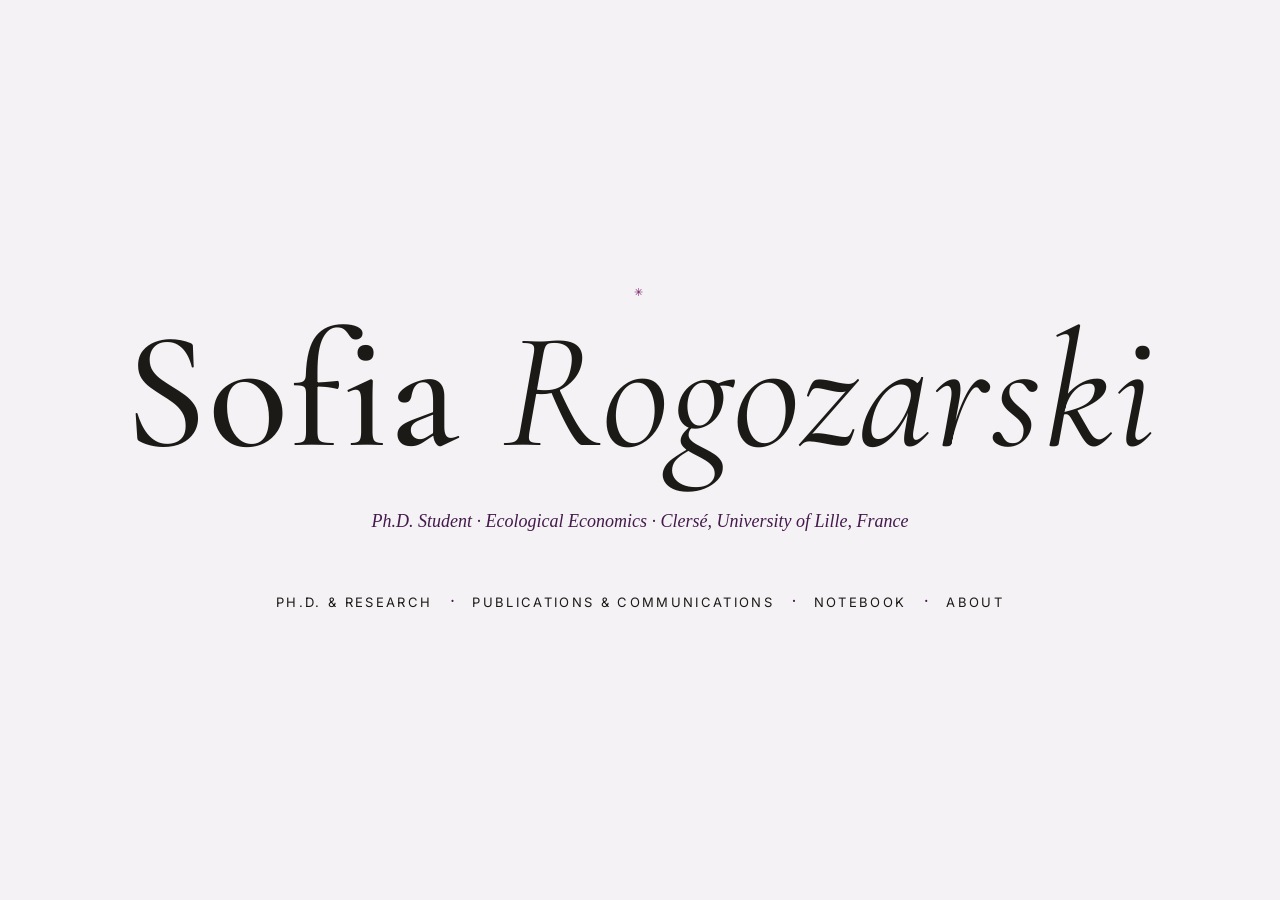
<file: index.html>
<!DOCTYPE html>
<html lang="en">
<head>
  <meta charset="UTF-8">
  <meta name="viewport" content="width=device-width, initial-scale=1.0">
  <title>Home — Sofia Rogozarski</title>
  <meta name="description" content="Personal website — Ph.D., publications and notebook.">
  <!-- Fonts: Cormorant Garamond (headings) + Inter (labels) -->
  <link rel="preconnect" href="https://fonts.googleapis.com">
  <link rel="preconnect" href="https://fonts.gstatic.com" crossorigin>
  <link href="https://fonts.googleapis.com/css2?family=Cormorant+Garamond:ital,wght@0,400;0,500;1,400&family=Inter:wght@400;500&display=swap" rel="stylesheet">
  <link rel="stylesheet" href="css/style.css">
</head>
<body class="accueil">

    <p class="etiquette"> <span class="etoile">✳</span></p>
    <h1 class="nom-geant">Sofia <span class="prenom">Rogozarski</span></h1>
    <p class="sous-titre">Ph.D. Student · Ecological Economics · Clersé, University of Lille, France</p>
  
    <nav aria-label="Main menu">
      <ul class="menu">
        <li><a href="doctorat.html">Ph.D. &amp; Research</a></li>
        <li><a href="publications.html">Publications &amp; Communications</a></li>
        <li><a href="carnet.html">Notebook</a></li>
        <li><a href="apropos.html">About</a></li>
      </ul>
    </nav>

  </body>
</html>
</file>
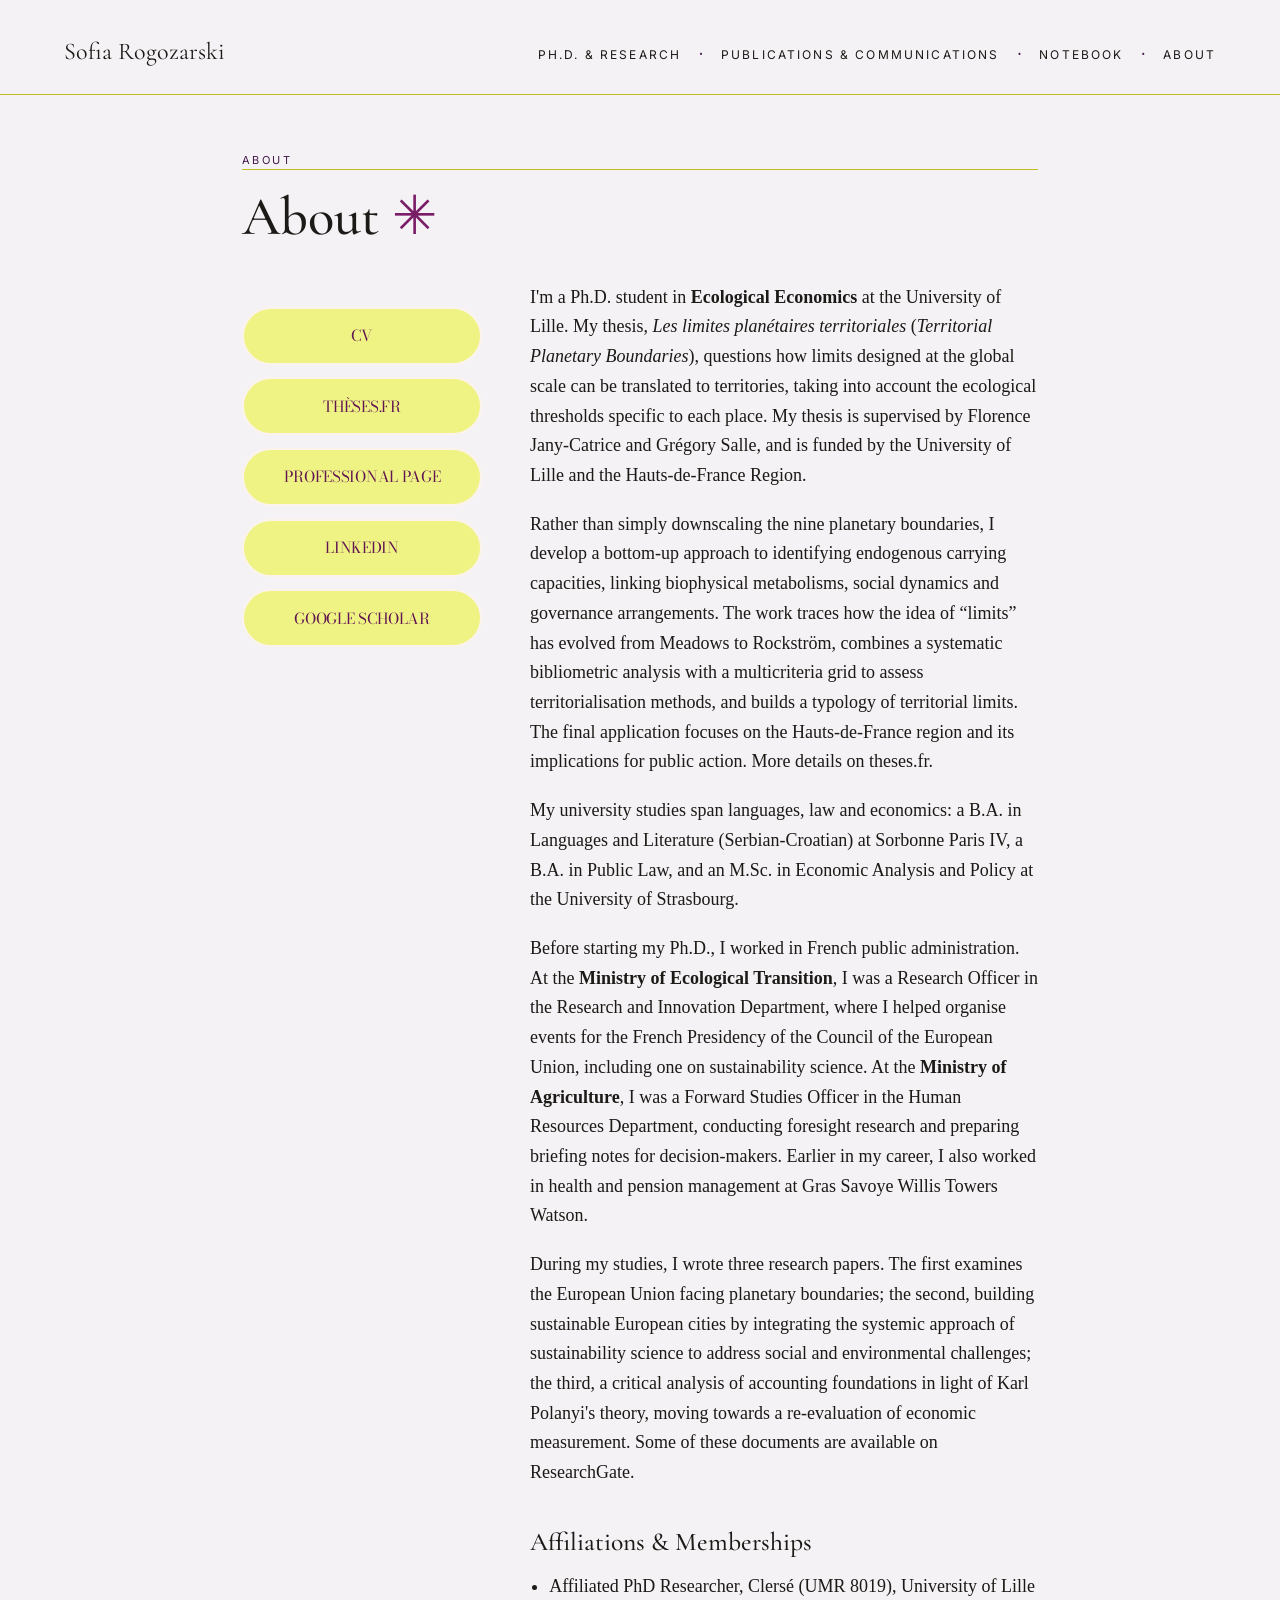
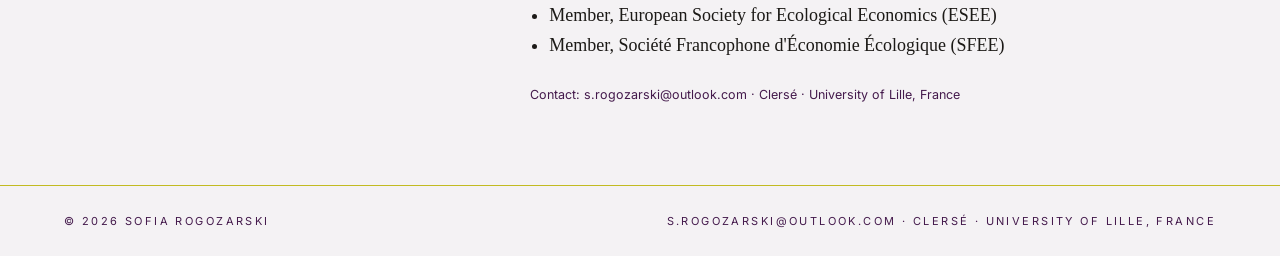
<file: apropos.html>
<!DOCTYPE html>
<html lang="en">
<head>
  <meta charset="UTF-8">
  <meta name="viewport" content="width=device-width, initial-scale=1.0">
  <title>About — Sofia Rogozarski</title>
  <meta name="description" content="Background, portrait, affiliations and contact.">
  <!-- Fonts -->
  <link rel="preconnect" href="https://fonts.googleapis.com">
  <link rel="preconnect" href="https://fonts.gstatic.com" crossorigin>
  <link href="https://fonts.googleapis.com/css2?family=Bodoni+Moda:ital,wght@0,400;1,400&family=Cormorant+Garamond:ital,wght@0,400;0,500;1,400&family=Inter:wght@400;500&display=swap" rel="stylesheet">
  <link rel="stylesheet" href="css/style.css">
</head>

<body>

<header class="entete">
    <a href="index.html" class="signature">Sofia Rogozarski</a>
    <nav aria-label="Main menu">
      <ul class="menu">
        <li><a href="doctorat.html">Ph.D. &amp; Research</a></li>
        <li><a href="publications.html">Publications &amp; Communications</a></li>
        <li><a href="carnet.html" class="actif">Notebook</a></li>
        <li><a href="apropos.html">About</a></li>
      </ul>
    </nav>
  </header>

  <main class="contenu">

    <p class="etiquette">About</p>
    <hr class="filet-titre">
    <h1 class="titre-section">About <span class="etoile">✳</span></h1>

    <div class="apropos-grid">
      <div>
        <div class="boutons-liens">
          <a class="bouton-lien" href="https://drive.google.com/file/d/1zFiGSOEmOwBia9deOhU4l5H5IucBJL9d/view?usp=sharing" target="_blank" rel="noreferrer noopener">CV</a>
          <a class="bouton-lien" href="https://theses.fr/s369980" target="_blank" rel="noreferrer noopener">Thèses.fr</a>
          <a class="bouton-lien" href="https://pro.univ-lille.fr/sofia-rogozarski" target="_blank" rel="noreferrer noopener">Professional page</a>
          <a class="bouton-lien" href="https://www.linkedin.com/in/sofia-rogozarski/" target="_blank" rel="noreferrer noopener">LinkedIn</a>
          <a class="bouton-lien" href="https://scholar.google.fr/citations?user=IThwJi8AAAAJ&amp;hl=fr" target="_blank" rel="noreferrer noopener">Google Scholar</a>
        </div>
      </div>
      <div>
        <p style="margin-bottom:1.2rem">I'm a Ph.D. student in <strong>Ecological Economics</strong> at the University of Lille. My thesis, <em>Les limites planétaires territoriales</em> (<em>Territorial Planetary Boundaries</em>), questions how limits designed at the global scale can be translated to territories, taking into account the ecological thresholds specific to each place. My thesis is supervised by Florence Jany-Catrice and Grégory Salle, and is funded by the University of Lille and the Hauts-de-France Region.</p>

        <p style="margin-bottom:1.2rem">Rather than simply downscaling the nine planetary boundaries, I develop a bottom-up approach to identifying endogenous carrying capacities, linking biophysical metabolisms, social dynamics and governance arrangements. The work traces how the idea of “limits” has evolved from Meadows to Rockström, combines a systematic bibliometric analysis with a multicriteria grid to assess territorialisation methods, and builds a typology of territorial limits. The final application focuses on the Hauts-de-France region and its implications for public action. More details on <a href="https://theses.fr/s369980">theses.fr</a>.</p>

        <p style="margin-bottom:1.2rem">My university studies span languages, law and economics: a B.A. in Languages and Literature (Serbian-Croatian) at Sorbonne Paris IV, a B.A. in Public Law, and an M.Sc. in Economic Analysis and Policy at the <a href="https://www.unistra.fr/">University of Strasbourg</a>.</p>

        <p style="margin-bottom:1.2rem">Before starting my Ph.D., I worked in French public administration. At the <strong>Ministry of Ecological Transition</strong>, I was a Research Officer in the Research and Innovation Department, where I helped organise events for the French Presidency of the Council of the European Union, including one on sustainability science. At the <strong>Ministry of Agriculture</strong>, I was a Forward Studies Officer in the Human Resources Department, conducting foresight research and preparing briefing notes for decision-makers. Earlier in my career, I also worked in health and pension management at Gras Savoye Willis Towers Watson.</p>

        <p style="margin-bottom:1.2rem">During my studies, I wrote three research papers. The first examines the European Union facing planetary boundaries; the second, building sustainable European cities by integrating the systemic approach of sustainability science to address social and environmental challenges; the third, a critical analysis of accounting foundations in light of Karl Polanyi's theory, moving towards a re-evaluation of economic measurement. Some of these documents are available on <a href="https://www.researchgate.net/profile/Sofia-Rogozarski">ResearchGate</a>.</p>

        <h2 style="margin:2.5rem 0 1rem; font-size:1.6rem">Affiliations &amp; Memberships</h2>
        <ul style="padding-left:1.2rem; margin-bottom:1.5rem">
          <li>Affiliated PhD Researcher, Clersé (UMR 8019), University of Lille</li>
          <li>Member, European Society for Ecological Economics (ESEE)</li>
          <li>Member, Société Francophone d'Économie Écologique (SFEE)</li>
        </ul>

        <p class="meta">Contact: <a href="mailto:s.rogozarski@outlook.com">s.rogozarski@outlook.com</a> · <a href="#">Clersé · University of Lille, France</a></p>
      </div>
    </div>

  </main>

  <footer class="pied">
    <span class="etiquette">© 2026 Sofia Rogozarski</span>
    <span class="etiquette"><a href="mailto:s.rogozarski@outlook.com">s.rogozarski@outlook.com</a> · <a href="#">Clersé · University of Lille, France</a></span>
  </footer>

</body>
</html>
</file>
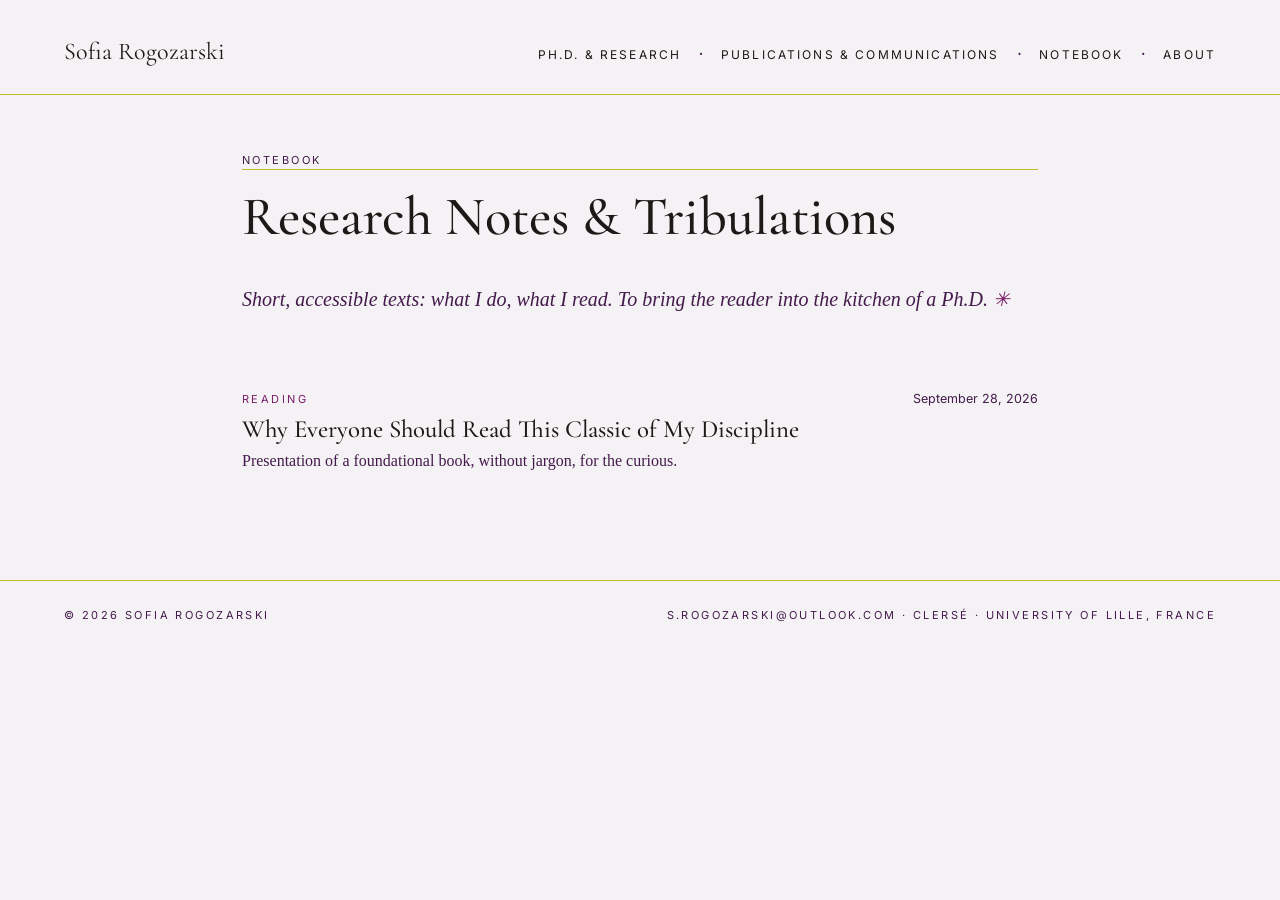
<file: carnet.html>
<!DOCTYPE html>
<html lang="en">
<head>
  <meta charset="UTF-8">
  <meta name="viewport" content="width=device-width, initial-scale=1.0">
  <title>Notebook — Sofia Rogozarski</title>
  <meta name="description" content="Research notes accessible to a general audience.">
  <!-- Fonts: Cormorant Garamond (headings) + Inter (labels) -->
  <link rel="preconnect" href="https://fonts.googleapis.com">
  <link rel="preconnect" href="https://fonts.gstatic.com" crossorigin>
  <link href="https://fonts.googleapis.com/css2?family=Cormorant+Garamond:ital,wght@0,400;0,500;1,400&family=Inter:wght@400;500&display=swap" rel="stylesheet">
  <link rel="stylesheet" href="css/style.css">
</head>

<body>

  <header class="entete">
    <a href="index.html" class="signature">Sofia Rogozarski</a>
    <nav aria-label="Main menu">
      <ul class="menu">
        <li><a href="doctorat.html">Ph.D. &amp; Research</a></li>
        <li><a href="publications.html">Publications &amp; Communications</a></li>
        <li><a href="carnet.html" class="actif">Notebook</a></li>
        <li><a href="apropos.html">About</a></li>
      </ul>
    </nav>
  </header>

  <main class="contenu">

    <p class="etiquette">Notebook</p>
    <hr class="filet-titre">
    <h1 class="titre-section">Research Notes &amp; Tribulations</h1>

    <p class="intro">Short, accessible texts: what I do, what I read. To bring the reader into the kitchen of a Ph.D. <span class="etoile">✳</span></p>

    <ul class="liste-edition">
      <li>
        <div class="rubrique-ligne"><span class="etiquette" style="color:var(--accent)">Reading</span><span class="meta">September 28, 2026</span></div>
        <h3 class="titre-item"><a href="#">Why Everyone Should Read This Classic of My Discipline</a></h3>
        <p class="resume">Presentation of a foundational book, without jargon, for the curious.</p>
      </li>
    </ul>

  </main>

  <footer class="pied">
    <span class="etiquette">© 2026 Sofia Rogozarski</span>
    <span class="etiquette"><a href="mailto:s.rogozarski@outlook.com">s.rogozarski@outlook.com</a> · <a href="#">Clersé · University of Lille, France</a></span>
  </footer>

</body>
</html>
</file>
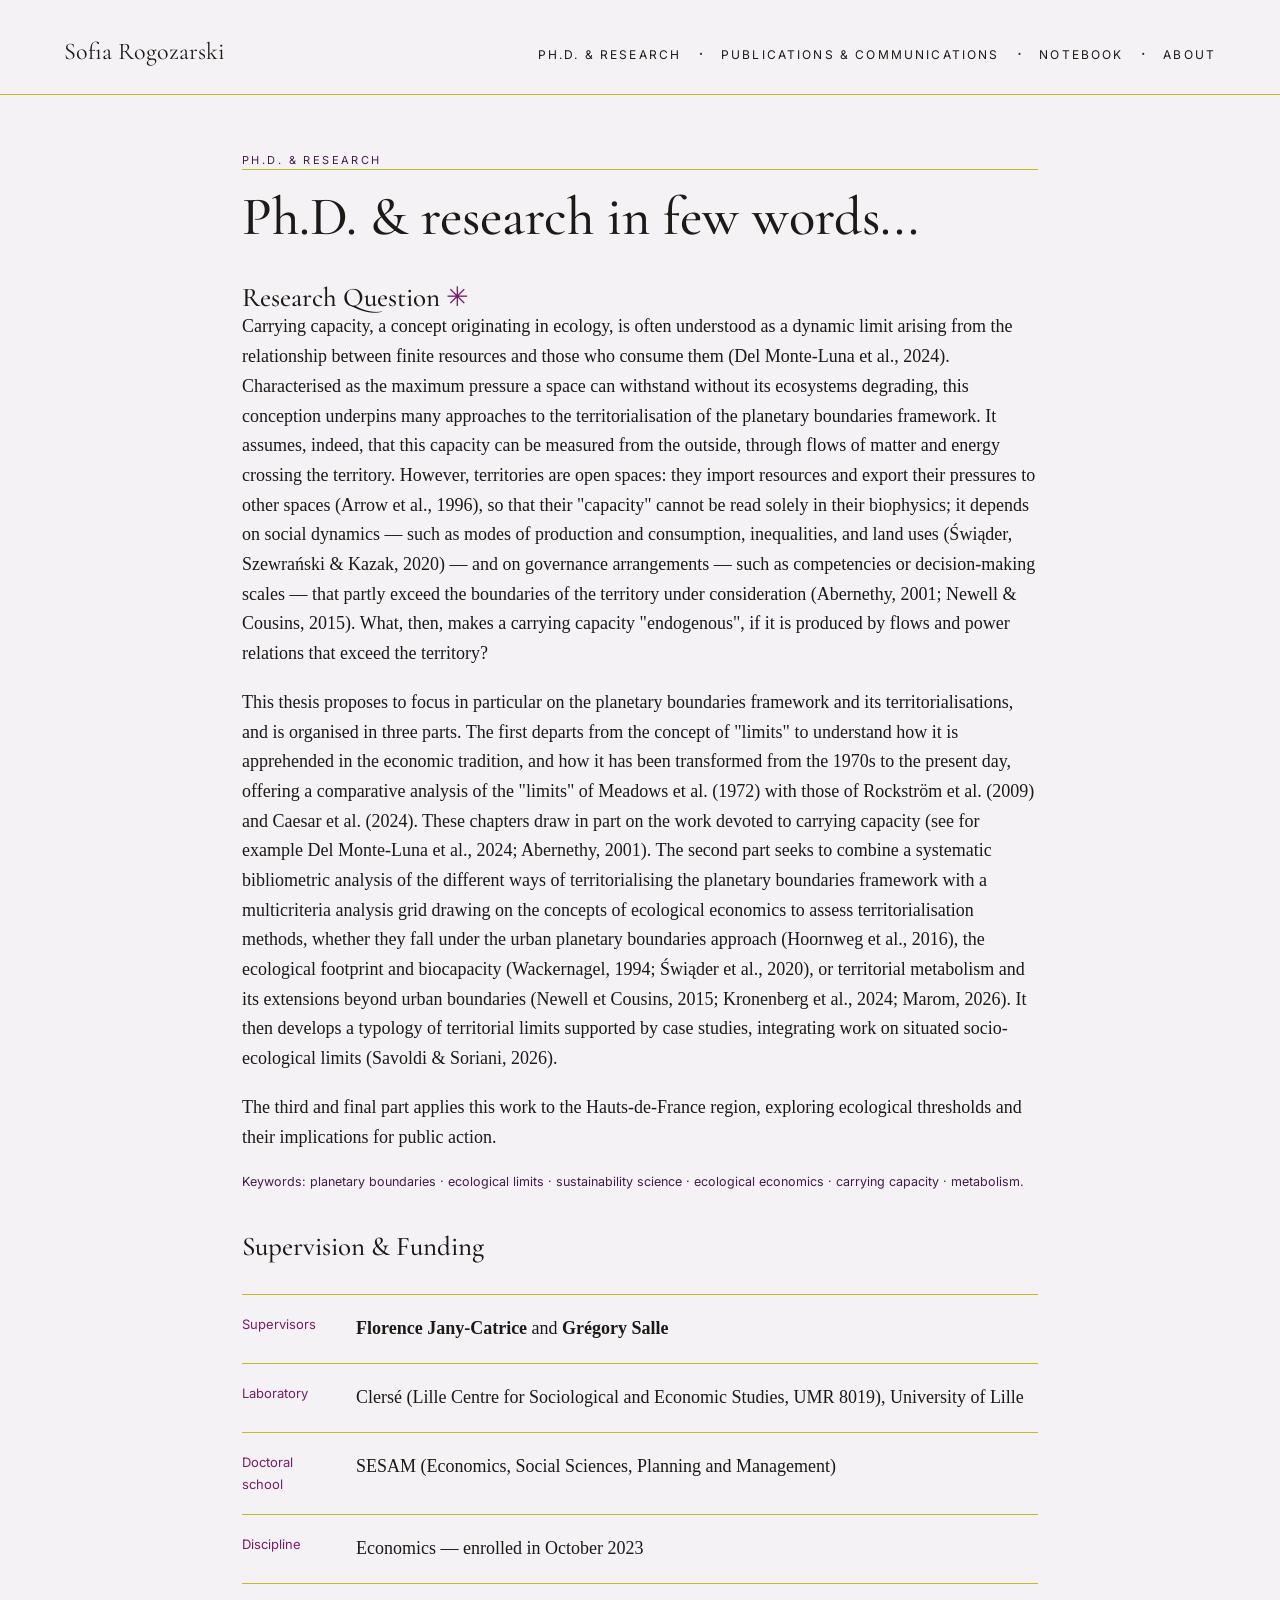
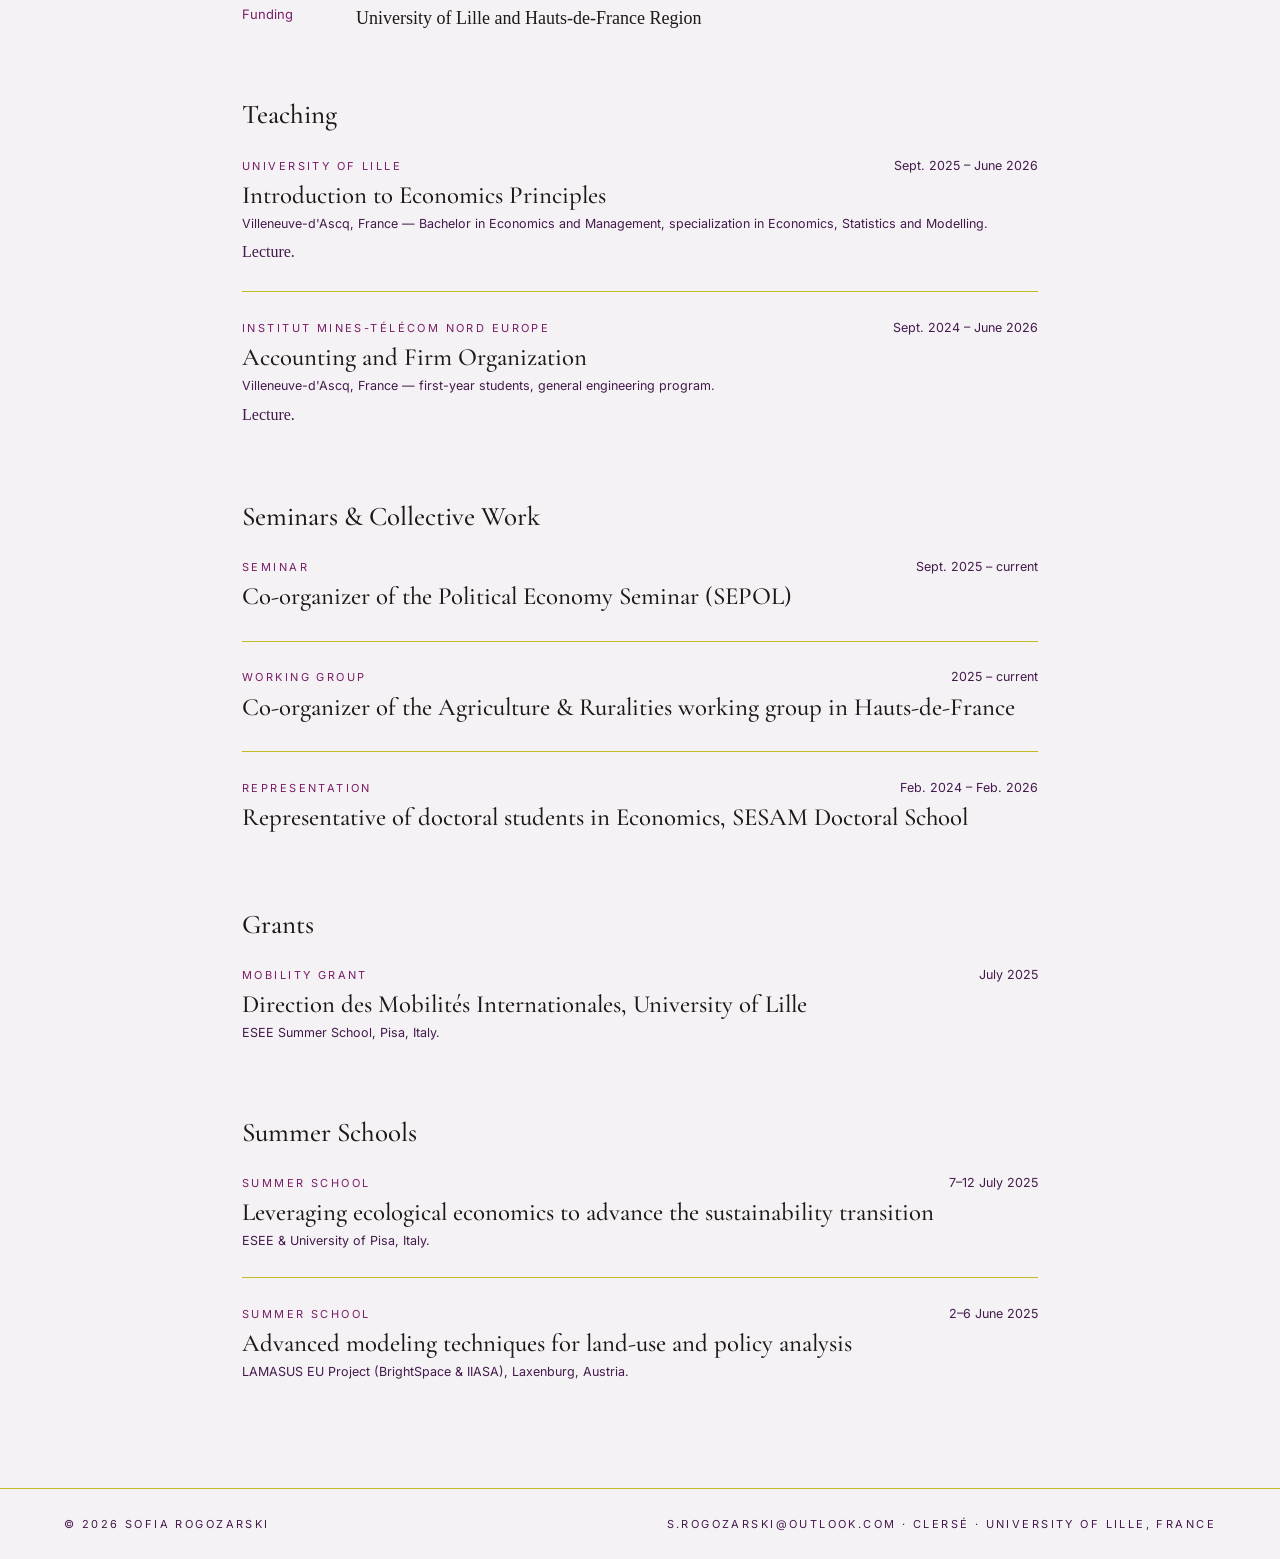
<file: doctorat.html>
<!DOCTYPE html>
<html lang="en">
<head>
  <meta charset="UTF-8">
  <meta name="viewport" content="width=device-width, initial-scale=1.0">
  <title>Ph.D. & Research — Sofia Rogozarski</title>
  <meta name="description" content="Territorialising Planetary Boundaries: research question, supervision, teaching, seminars, grants and summer schools.">
  <!-- Fonts -->
  <link rel="preconnect" href="https://fonts.googleapis.com">
  <link rel="preconnect" href="https://fonts.gstatic.com" crossorigin>
  <link href="https://fonts.googleapis.com/css2?family=Bodoni+Moda:ital,wght@0,400;1,400&family=Cormorant+Garamond:ital,wght@0,400;0,500;1,400&family=Inter:wght@400;500&display=swap" rel="stylesheet">
  <link rel="stylesheet" href="css/style.css">
</head>

<body>

  <header class="entete">
    <a href="index.html" class="signature">Sofia Rogozarski</a>
    <nav aria-label="Main menu">
      <ul class="menu">
        <li><a href="doctorat.html">Ph.D. &amp; Research</a></li>
        <li><a href="publications.html">Publications &amp; Communications</a></li>
        <li><a href="carnet.html" class="actif">Notebook</a></li>
        <li><a href="apropos.html">About</a></li>
      </ul>
    </nav>
  </header>

  <main class="contenu">

    <p class="etiquette">Ph.D. &amp; Research</p>
    <hr class="filet-titre">
    <h1 class="titre-section">Ph.D. &amp; research in few words...</h1>

    <h2>Research Question <span class="etoile">✳</span></h2>
    <p style="margin-bottom:1.2rem">Carrying capacity, a concept originating in ecology, is often understood as a dynamic limit arising from the relationship between finite resources and those who consume them (Del Monte-Luna et al., 2024). Characterised as the maximum pressure a space can withstand without its ecosystems degrading, this conception underpins many approaches to the territorialisation of the planetary boundaries framework. It assumes, indeed, that this capacity can be measured from the outside, through flows of matter and energy crossing the territory. However, territories are open spaces: they import resources and export their pressures to other spaces (Arrow et al., 1996), so that their "capacity" cannot be read solely in their biophysics; it depends on social dynamics — such as modes of production and consumption, inequalities, and land uses (Świąder, Szewrański & Kazak, 2020) — and on governance arrangements — such as competencies or decision-making scales — that partly exceed the boundaries of the territory under consideration (Abernethy, 2001; Newell & Cousins, 2015). What, then, makes a carrying capacity "endogenous", if it is produced by flows and power relations that exceed the territory?</p>
<p style="margin-bottom:1.2rem">This thesis proposes to focus in particular on the planetary boundaries framework and its territorialisations, and is organised in three parts. The first departs from the concept of "limits" to understand how it is apprehended in the economic tradition, and how it has been transformed from the 1970s to the present day, offering a comparative analysis of the "limits" of Meadows et al. (1972) with those of Rockström et al. (2009) and Caesar et al. (2024). These chapters draw in part on the work devoted to carrying capacity (see for example Del Monte-Luna et al., 2024; Abernethy, 2001). The second part seeks to combine a systematic bibliometric analysis of the different ways of territorialising the planetary boundaries framework with a multicriteria analysis grid drawing on the concepts of ecological economics to assess territorialisation methods, whether they fall under the urban planetary boundaries approach (Hoornweg et al., 2016), the ecological footprint and biocapacity (Wackernagel, 1994; Świąder et al., 2020), or territorial metabolism and its extensions beyond urban boundaries (Newell et Cousins, 2015; Kronenberg et al., 2024; Marom, 2026). It then develops a typology of territorial limits supported by case studies, integrating work on situated socio-ecological limits (Savoldi & Soriani, 2026).</p>
<p style="margin-bottom:1.2rem">The third and final part applies this work to the Hauts-de-France region, exploring ecological thresholds and their implications for public action.</p>
<p class="meta" style="margin-bottom:1.2rem">Keywords: planetary boundaries · ecological limits · sustainability science · ecological economics · carrying capacity · metabolism.</p>
    
    <h2 style="margin-top:2.5rem">Supervision &amp; Funding</h2>
<ul class="chrono">
    <li><span class="annee">Supervisors</span><span><strong>Florence Jany-Catrice</strong> and <strong>Grégory Salle</strong></span></li>
    <li><span class="annee">Laboratory</span><span>Clersé (Lille Centre for Sociological and Economic Studies, UMR 8019), University of Lille</span></li>
    <li><span class="annee">Doctoral school</span><span>SESAM (Economics, Social Sciences, Planning and Management)</span></li>
    <li><span class="annee">Discipline</span><span>Economics — enrolled in October 2023</span></li>
    <li><span class="annee">Funding</span><span>University of Lille and Hauts-de-France Region</span></li>
</ul>
    
    <h2 style="margin-top:3rem">Teaching</h2>
    <ul class="liste-edition">
      <li>
        <div class="rubrique-ligne"><span class="etiquette" style="color:var(--accent)">University of Lille</span><span class="meta">Sept. 2025 – June 2026</span></div>
        <h3 class="titre-item">Introduction to Economics Principles</h3>
        <p class="meta">Villeneuve-d'Ascq, France — Bachelor in Economics and Management, specialization in Economics, Statistics and Modelling.</p>
        <p class="resume">Lecture.</p>
      </li>
      <li>
        <div class="rubrique-ligne"><span class="etiquette" style="color:var(--accent)">Institut Mines-Télécom Nord Europe</span><span class="meta">Sept. 2024 – June 2026</span></div>
        <h3 class="titre-item">Accounting and Firm Organization</h3>
        <p class="meta">Villeneuve-d'Ascq, France — first-year students, general engineering program.</p>
        <p class="resume">Lecture.</p>
      </li>
    </ul>

    <h2 style="margin-top:3rem">Seminars &amp; Collective Work</h2>
    <ul class="liste-edition">
      <li>
        <div class="rubrique-ligne"><span class="etiquette" style="color:var(--accent)">Seminar</span><span class="meta">Sept. 2025 – current</span></div>
        <h3 class="titre-item">Co-organizer of the Political Economy Seminar (SEPOL)</h3>
      </li>
      <li>
        <div class="rubrique-ligne"><span class="etiquette" style="color:var(--accent)">Working group</span><span class="meta">2025 – current</span></div>
        <h3 class="titre-item">Co-organizer of the Agriculture &amp; Ruralities working group in Hauts-de-France</h3>
      </li>
      <li>
        <div class="rubrique-ligne"><span class="etiquette" style="color:var(--accent)">Representation</span><span class="meta">Feb. 2024 – Feb. 2026</span></div>
        <h3 class="titre-item">Representative of doctoral students in Economics, SESAM Doctoral School</h3>
        <!-- ← CHANGÉ (4/4) : j'ai supprimé une balise <ul> restée ouverte ici, qui cassait la mise en page -->
      </li>
    </ul>

    <h2 style="margin-top:3rem">Grants</h2>
    <ul class="liste-edition">
      <li>
        <div class="rubrique-ligne"><span class="etiquette" style="color:var(--accent)">Mobility Grant</span><span class="meta">July 2025</span></div>
        <h3 class="titre-item">Direction des Mobilités Internationales, University of Lille</h3>
        <p class="meta">ESEE Summer School, Pisa, Italy.</p>
      </li>
    </ul>

    <h2 style="margin-top:3rem">Summer Schools</h2>
    <ul class="liste-edition">
      <li>
        <div class="rubrique-ligne"><span class="etiquette" style="color:var(--accent)">Summer school</span><span class="meta">7–12 July 2025</span></div>
        <h3 class="titre-item">Leveraging ecological economics to advance the sustainability transition</h3>
        <p class="meta">ESEE &amp; University of Pisa, Italy.</p>
      </li>
      <li>
        <div class="rubrique-ligne"><span class="etiquette" style="color:var(--accent)">Summer school</span><span class="meta">2–6 June 2025</span></div>
        <h3 class="titre-item">Advanced modeling techniques for land-use and policy analysis</h3>
        <p class="meta">LAMASUS EU Project (BrightSpace &amp; IIASA), Laxenburg, Austria.</p>
      </li>
    </ul>

  </main>

  <footer class="pied">
    <span class="etiquette">© 2026 Sofia Rogozarski</span>
    <span class="etiquette"><a href="mailto:s.rogozarski@outlook.com">s.rogozarski@outlook.com</a> · <a href="#">Clersé · University of Lille, France</a></span>
  </footer>

</body>
</html>
</file>
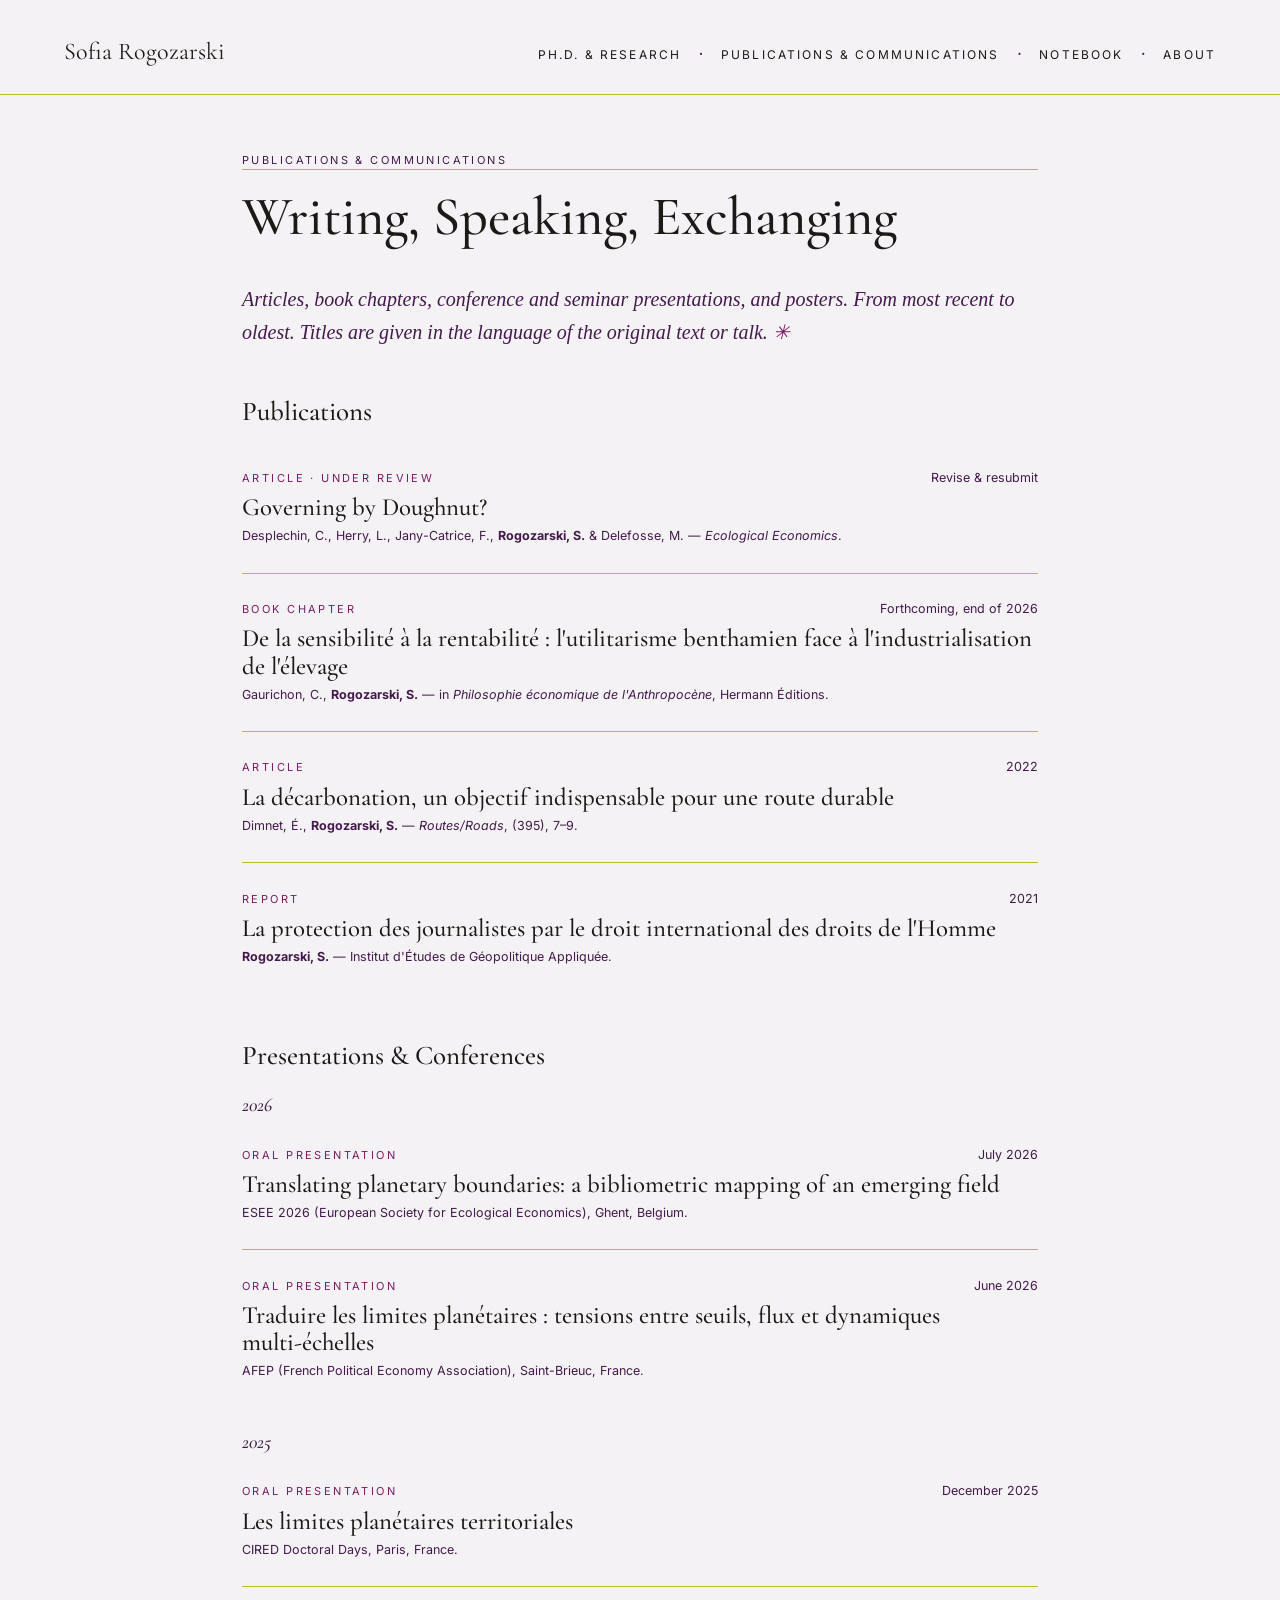
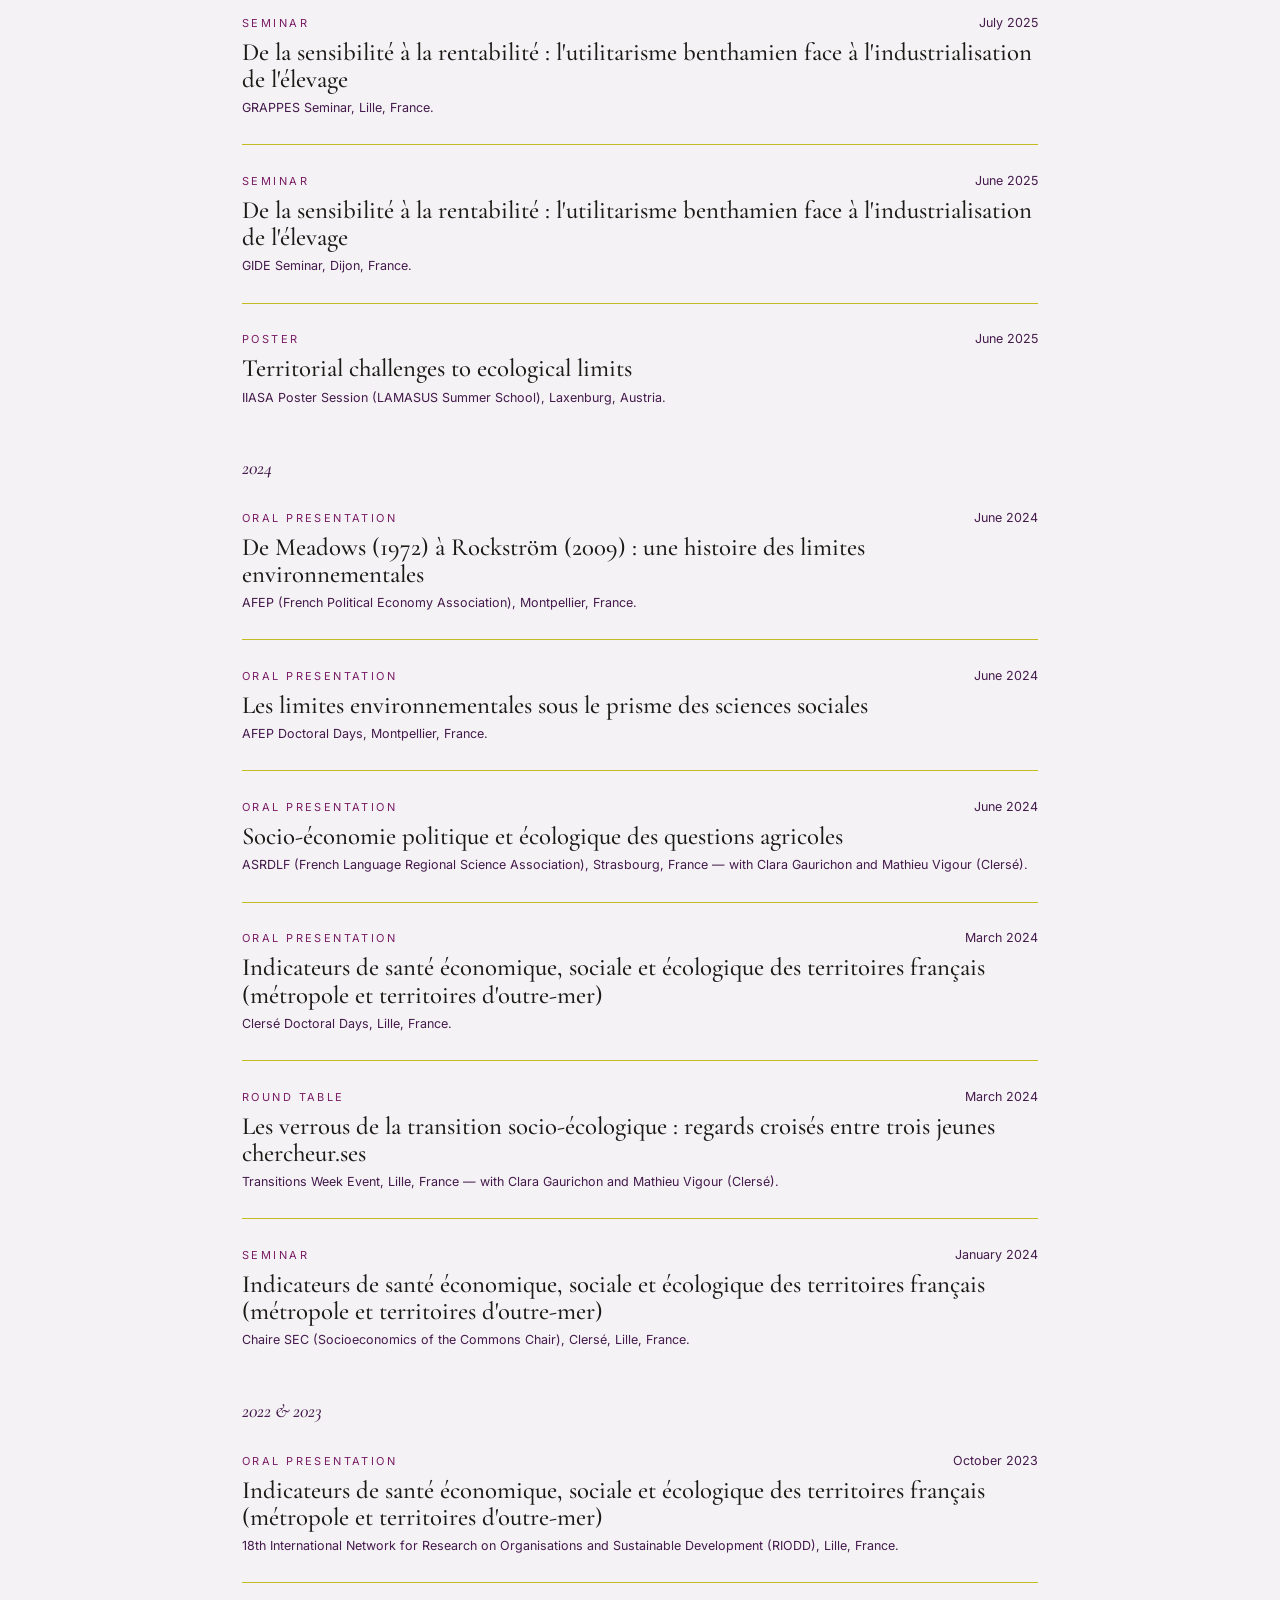
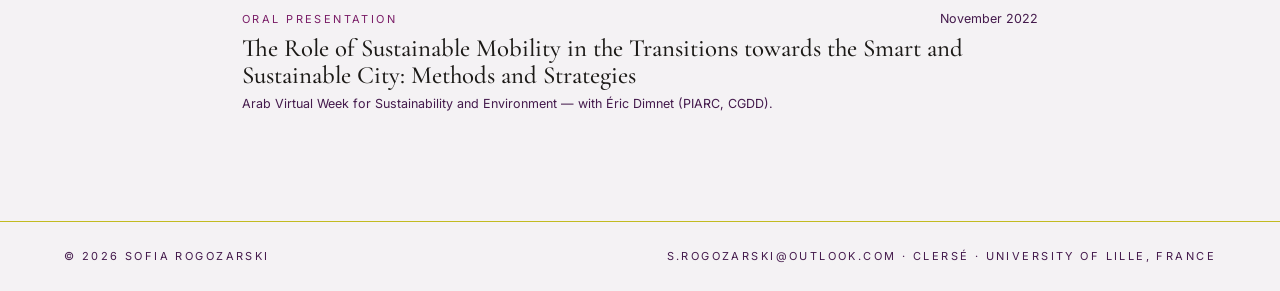
<file: publications.html>
<!DOCTYPE html>
<html lang="en">
<head>
  <meta charset="UTF-8">
  <meta name="viewport" content="width=device-width, initial-scale=1.0">
  <title>Notebook — Sofia Rogozarski</title>
  <meta name="description" content="Research notes accessible to a general audience.">
  <!-- Fonts: Cormorant Garamond (headings) + Inter (labels) -->
  <link rel="preconnect" href="https://fonts.googleapis.com">
  <link rel="preconnect" href="https://fonts.gstatic.com" crossorigin>
  <link href="https://fonts.googleapis.com/css2?family=Cormorant+Garamond:ital,wght@0,400;0,500;1,400&family=Inter:wght@400;500&display=swap" rel="stylesheet">
  <link rel="stylesheet" href="css/style.css">
</head>

<body>

  <header class="entete">
    <a href="index.html" class="signature">Sofia Rogozarski</a>
    <nav aria-label="Main menu">
      <ul class="menu">
        <li><a href="doctorat.html">Ph.D. &amp; Research</a></li>
        <li><a href="publications.html">Publications &amp; Communications</a></li>
        <li><a href="carnet.html" class="actif">Notebook</a></li>
        <li><a href="apropos.html">About</a></li>
      </ul>
    </nav>
  </header>

  <main class="contenu">

    <p class="etiquette">Publications &amp; Communications</p>
    <hr class="filet-titre">
    <h1 class="titre-section">Writing, Speaking, Exchanging</h1>

    <p class="intro">Articles, book chapters, conference and seminar presentations, and posters. From most recent to oldest. Titles are given in the language of the original text or talk. <span class="etoile">✳</span></p>

    <h2 style="margin-bottom:1rem">Publications</h2>
    <ul class="liste-edition">
      <li>
        <div class="rubrique-ligne"><span class="etiquette" style="color:var(--accent)">Article · Under review</span><span class="meta">Revise &amp; resubmit</span></div>
        <h3 class="titre-item">Governing by Doughnut?</h3>
        <p class="meta">Desplechin, C., Herry, L., Jany-Catrice, F., <strong>Rogozarski, S.</strong> &amp; Delefosse, M. — <em>Ecological Economics</em>.</p>
      </li>
      <li>
        <div class="rubrique-ligne"><span class="etiquette" style="color:var(--accent)">Book chapter</span><span class="meta">Forthcoming, end of 2026</span></div>
        <h3 class="titre-item">De la sensibilité à la rentabilité : l'utilitarisme benthamien face à l'industrialisation de l'élevage</h3>
        <p class="meta">Gaurichon, C., <strong>Rogozarski, S.</strong> — in <em>Philosophie économique de l'Anthropocène</em>, Hermann Éditions.</p>
      </li>
      <li>
        <div class="rubrique-ligne"><span class="etiquette" style="color:var(--accent)">Article</span><span class="meta">2022</span></div>
        <h3 class="titre-item">La décarbonation, un objectif indispensable pour une route durable</h3>
        <p class="meta">Dimnet, É., <strong>Rogozarski, S.</strong> — <em>Routes/Roads</em>, (395), 7–9.</p>
      </li>
      <li>
        <div class="rubrique-ligne"><span class="etiquette" style="color:var(--accent)">Report</span><span class="meta">2021</span></div>
        <h3 class="titre-item">La protection des journalistes par le droit international des droits de l'Homme</h3>
        <p class="meta"><strong>Rogozarski, S.</strong> — Institut d'Études de Géopolitique Appliquée.</p>
      </li>
    </ul>

    <h2 style="margin:3rem 0 1rem">Presentations &amp; Conferences</h2>

    <h3 style="margin:1.5rem 0 .2rem; font-size:1.2rem; font-style:italic; color:var(--encre-grise)">2026</h3>
    <ul class="liste-edition">
      <li>
        <div class="rubrique-ligne"><span class="etiquette" style="color:var(--accent)">Oral presentation</span><span class="meta">July 2026</span></div>
        <h3 class="titre-item">Translating planetary boundaries: a bibliometric mapping of an emerging field</h3>
        <p class="meta">ESEE 2026 (European Society for Ecological Economics), Ghent, Belgium.</p>
      </li>
      <li>
        <div class="rubrique-ligne"><span class="etiquette" style="color:var(--accent)">Oral presentation</span><span class="meta">June 2026</span></div>
        <h3 class="titre-item">Traduire les limites planétaires : tensions entre seuils, flux et dynamiques multi-échelles</h3>
        <p class="meta">AFEP (French Political Economy Association), Saint-Brieuc, France.</p>
      </li>
    </ul>

    <h3 style="margin:1.5rem 0 .2rem; font-size:1.2rem; font-style:italic; color:var(--encre-grise)">2025</h3>
    <ul class="liste-edition">
      <li>
        <div class="rubrique-ligne"><span class="etiquette" style="color:var(--accent)">Oral presentation</span><span class="meta">December 2025</span></div>
        <h3 class="titre-item">Les limites planétaires territoriales</h3>
        <p class="meta">CIRED Doctoral Days, Paris, France.</p>
      </li>
      <li>
        <div class="rubrique-ligne"><span class="etiquette" style="color:var(--accent)">Seminar</span><span class="meta">July 2025</span></div>
        <h3 class="titre-item">De la sensibilité à la rentabilité : l'utilitarisme benthamien face à l'industrialisation de l'élevage</h3>
        <p class="meta">GRAPPES Seminar, Lille, France.</p>
      </li>
      <li>
        <div class="rubrique-ligne"><span class="etiquette" style="color:var(--accent)">Seminar</span><span class="meta">June 2025</span></div>
        <h3 class="titre-item">De la sensibilité à la rentabilité : l'utilitarisme benthamien face à l'industrialisation de l'élevage</h3>
        <p class="meta">GIDE Seminar, Dijon, France.</p>
      </li>
      <li>
        <div class="rubrique-ligne"><span class="etiquette" style="color:var(--accent)">Poster</span><span class="meta">June 2025</span></div>
        <h3 class="titre-item">Territorial challenges to ecological limits</h3>
        <p class="meta">IIASA Poster Session (LAMASUS Summer School), Laxenburg, Austria.</p>
      </li>
    </ul>

    <h3 style="margin:1.5rem 0 .2rem; font-size:1.2rem; font-style:italic; color:var(--encre-grise)">2024</h3>
    <ul class="liste-edition">
      <li>
        <div class="rubrique-ligne"><span class="etiquette" style="color:var(--accent)">Oral presentation</span><span class="meta">June 2024</span></div>
        <h3 class="titre-item">De Meadows (1972) à Rockström (2009) : une histoire des limites environnementales</h3>
        <p class="meta">AFEP (French Political Economy Association), Montpellier, France.</p>
      </li>
      <li>
        <div class="rubrique-ligne"><span class="etiquette" style="color:var(--accent)">Oral presentation</span><span class="meta">June 2024</span></div>
        <h3 class="titre-item">Les limites environnementales sous le prisme des sciences sociales</h3>
        <p class="meta">AFEP Doctoral Days, Montpellier, France.</p>
      </li>
      <li>
        <div class="rubrique-ligne"><span class="etiquette" style="color:var(--accent)">Oral presentation</span><span class="meta">June 2024</span></div>
        <h3 class="titre-item">Socio-économie politique et écologique des questions agricoles</h3>
        <p class="meta">ASRDLF (French Language Regional Science Association), Strasbourg, France — with Clara Gaurichon and Mathieu Vigour (Clersé).</p>
      </li>
      <li>
        <div class="rubrique-ligne"><span class="etiquette" style="color:var(--accent)">Oral presentation</span><span class="meta">March 2024</span></div>
        <h3 class="titre-item">Indicateurs de santé économique, sociale et écologique des territoires français (métropole et territoires d'outre-mer)</h3>
        <p class="meta">Clersé Doctoral Days, Lille, France.</p>
      </li>
      <li>
        <div class="rubrique-ligne"><span class="etiquette" style="color:var(--accent)">Round table</span><span class="meta">March 2024</span></div>
        <h3 class="titre-item">Les verrous de la transition socio-écologique : regards croisés entre trois jeunes chercheur.ses</h3>
        <p class="meta">Transitions Week Event, Lille, France — with Clara Gaurichon and Mathieu Vigour (Clersé).</p>
      </li>
      <li>
        <div class="rubrique-ligne"><span class="etiquette" style="color:var(--accent)">Seminar</span><span class="meta">January 2024</span></div>
        <h3 class="titre-item">Indicateurs de santé économique, sociale et écologique des territoires français (métropole et territoires d'outre-mer)</h3>
        <p class="meta">Chaire SEC (Socioeconomics of the Commons Chair), Clersé, Lille, France.</p>
      </li>
    </ul>

    <h3 style="margin:1.5rem 0 .2rem; font-size:1.2rem; font-style:italic; color:var(--encre-grise)">2022 &amp; 2023</h3>
    <ul class="liste-edition">
      <li>
        <div class="rubrique-ligne"><span class="etiquette" style="color:var(--accent)">Oral presentation</span><span class="meta">October 2023</span></div>
        <h3 class="titre-item">Indicateurs de santé économique, sociale et écologique des territoires français (métropole et territoires d'outre-mer)</h3>
        <p class="meta">18th International Network for Research on Organisations and Sustainable Development (RIODD), Lille, France.</p>
      </li>
      <li>
        <div class="rubrique-ligne"><span class="etiquette" style="color:var(--accent)">Oral presentation</span><span class="meta">November 2022</span></div>
        <h3 class="titre-item">The Role of Sustainable Mobility in the Transitions towards the Smart and Sustainable City: Methods and Strategies</h3>
        <p class="meta">Arab Virtual Week for Sustainability and Environment — with Éric Dimnet (PIARC, CGDD).</p>
      </li>
    </ul>

  </main>

  <footer class="pied">
    <span class="etiquette">© 2026 Sofia Rogozarski</span>
    <span class="etiquette"><a href="mailto:s.rogozarski@outlook.com">s.rogozarski@outlook.com</a> · <a href="#">Clersé · University of Lille, France</a></span>
  </footer>

</body>
</html>
</file>
<file: css/style.css>
:root {
  --fond:        #F4F2F4;
  --encre:       #1C1A17;
  --encre-grise: #441A4C;
  --accent:      #7A1D67;
  --filet:       #C2BB21;
  --max:         860px;
}

* { margin: 0; padding: 0; box-sizing: border-box; }

html { scroll-behavior: smooth; }

body {
  background: var(--fond);
  color: var(--encre);
  font-family: Georgia, 'Times New Roman', serif;
  font-size: 18px;
  line-height: 1.65;
  -webkit-font-smoothing: antialiased;
}

/* Titres : serif élégante (fallback Georgia si le chargement échoue) */
h1, h2, h3, .nom-geant {
  font-family: 'Cormorant Garamond', Georgia, serif;
  font-weight: 500;
  line-height: 1.1;
}

/* Petites étiquettes éditoriales (rubriques, dates) */
.etiquette {
  font-family: 'Inter', 'Helvetica Neue', Arial, sans-serif;
  font-size: 11px;
  letter-spacing: 0.22em;
  text-transform: uppercase;
  color: var(--encre-grise);
}

/* Titres de sections avec filet au-dessus */
.titre-section {
  font-size: clamp(2.2rem, 5vw, 3.4rem);
  margin: 0.6rem 0 2.2rem;
}

.filet-titre {
  border: none;
  border-top: 1px solid var(--filet);
  margin-bottom: 1.1rem;
}

a {
  color: inherit;
  text-decoration: none;
  background-image: linear-gradient(currentColor, currentColor);
  background-size: 0% 1px;
  background-repeat: no-repeat;
  background-position: left 100%;
  transition: background-size .45s ease, color .3s ease;
}
a:hover {
  background-size: 100% 1px;
  color: var(--accent);
  font-style: italic;
}

/* ═══ En-tête des pages intérieures : logo au-dessus, menu centré dessous ═══ */
.entete-wp {
  display: flex;
  flex-direction: column;
  align-items: center;
  gap: 10px;
  padding: 3vh 1.5rem;
  border-bottom: 1px solid var(--filet);
}
.entete-wp .logo-lien {
  background-image: none;
  display: inline-block;
  line-height: 0;
}
.entete-wp .logo-lien img {
  width: 120px;
  height: auto;
}
.entete-wp .menu-wp {
  list-style: none;
  display: flex;
  flex-wrap: wrap;
  justify-content: center;
  gap: 14px;
}
.entete-wp .menu-wp a {
  font-family: 'Bodoni Moda', Georgia, serif;
  font-size: clamp(0.825rem, 0.825rem + ((1vw - 0.2rem) * 0.56), 1.0625rem);
  text-transform: lowercase;
  color: var(--encre);
  background-image: none;
  font-style: normal;
}
.entete-wp .menu-wp a:hover {
  color: var(--accent);
  text-decoration: underline;
  font-style: normal;
}
.entete-wp .menu-wp a.actif {
  color: var(--encre);
  text-decoration: none;
}

/* Ancien en-tête (conservé au cas où) */
.entete {
  display: flex;
  justify-content: space-between;
  align-items: baseline;
  flex-wrap: wrap;
  gap: .5rem 2rem;
  padding: 2rem clamp(1.2rem, 5vw, 4rem) 1.4rem;
  border-bottom: 1px solid var(--filet);
}
.entete .signature {
  font-family: 'Cormorant Garamond', Georgia, serif;
  font-size: 1.5rem;
  font-style: normal;
}

/* Menu horizontal à points (page d'accueil) */
.menu {
  display: flex;
  justify-content: center;
  flex-wrap: wrap;
  gap: 0;
  list-style: none;
}
.menu li { display: flex; align-items: center; }
.menu li + li::before {
  content: "·";
  margin: 0 1.1rem;
  color: var(--encre-grise);
}
.menu a {
  font-family: 'Inter', Arial, sans-serif;
  font-size: 12px;
  letter-spacing: 0.18em;
  text-transform: uppercase;
}
.menu a.actif { color: inherit; border-bottom: none; }

/* Page d'accueil */
.accueil {
  min-height: 100vh;
  display: flex;
  flex-direction: column;
  justify-content: center;
  align-items: center;
  text-align: center;
  padding: 2rem 1.5rem;
}
.nom-geant {
  font-size: clamp(3.4rem, 13vw, 10.5rem);
  letter-spacing: 0.01em;
  animation: apparition 1.4s ease both;
}
.nom-geant .prenom { font-style: italic; font-weight: 400; }
.sous-titre {
  margin-top: 1.4rem;
  font-style: italic;
  color: var(--encre-grise);
  animation: apparition 1.4s .3s ease both;
}
.accueil .menu {
  margin-top: 3.2rem;
  animation: apparition 1.4s .55s ease both;
}
.accueil .menu a { font-size: 13px; }

@keyframes apparition {
  from { opacity: 0; transform: translateY(14px); }
  to   { opacity: 1; transform: translateY(0); }
}

/* Petite étoile */
.etoile {
  display: inline-block;
  color: var(--accent);
  animation: tourner 14s linear infinite;
}
@keyframes tourner { to { transform: rotate(360deg); } }

/* Contenu des pages */
.contenu {
  max-width: var(--max);
  margin: 0 auto;
  padding: 3.5rem clamp(1.2rem, 5vw, 2rem) 5rem;
}
.intro {
  font-size: 1.25rem;
  font-style: italic;
  color: var(--encre-grise);
  margin-bottom: 3rem;
}

/* Listes éditoriales (publications, carnet…) */
.liste-edition { list-style: none; }
.liste-edition li {
  padding: 1.6rem 0;
  border-top: 1px solid var(--filet);
}
.liste-edition li:first-child { border-top: none; }
.rubrique-ligne { display: flex; justify-content: space-between; align-items: baseline; gap: 1rem; flex-wrap: wrap; }
.titre-item {
  font-size: 1.55rem;
  margin: .35rem 0 .3rem;
}
.meta {
  font-family: 'Inter', Arial, sans-serif;
  font-size: 12.5px;
  color: var(--encre-grise);
}
.resume { color: var(--encre-grise); font-size: 1rem; margin-top: .3rem; }

/* Chronologie */
.chrono { list-style: none; margin-top: 2rem; }
.chrono li {
  display: grid;
  grid-template-columns: 90px 1fr;
  gap: 1.5rem;
  padding: 1.2rem 0;
  border-top: 1px solid var(--filet);
}
.chrono .annee { font-family: 'Inter', Arial, sans-serif; font-size: 13px; color: var(--accent); }

/* Page À propos */
.apropos-grid {
  display: grid;
  grid-template-columns: 240px 1fr;
  gap: 3rem;
  align-items: start;
}
@media (max-width: 640px) { .apropos-grid { grid-template-columns: 1fr; } }
.portrait {
  width: 100%;
  aspect-ratio: 3 / 4;
  object-fit: cover;
  border: 1px solid var(--filet);
  background: #E2D6E0;
  display: flex;
  align-items: center;
  justify-content: center;
  color: var(--encre-grise);
  font-style: italic;
  font-size: .9rem;
}

/* Pied de page */
.pied {
  border-top: 1px solid var(--filet);
  padding: 1.6rem clamp(1.2rem, 5vw, 4rem);
  display: flex;
  justify-content: space-between;
  flex-wrap: wrap;
  gap: .6rem 2rem;
}

/* ═══ Boutons de liens (page About) — style blog WordPress ═══ */
.boutons-liens {
  display: flex;
  flex-direction: column;
  gap: .8rem;
  margin-top: 1.5rem;
}
.bouton-lien {
  display: block;
  text-align: center;
  padding: .9rem 1.2rem;
  background-color: #EEF384;        /* jaune du blog */
  background-image: none;           /* retire le soulignement animé des liens */
  color: #611551;                   /* violet foncé / aubergine */
  border: 2px solid #FCF3EA;        /* liseré crème */
  border-radius: 100px;
  font-family: 'Bodoni Moda', Georgia, serif;
  font-size: 0.95rem;
  text-transform: uppercase;
  letter-spacing: -0.02em;
  transition: background-color .3s ease, color .3s ease;
}
.bouton-lien:hover {
  background-color: #EBC2D1;        /* rose du blog au survol */
  color: #3C1020;
  font-style: normal;
}
/* ═══ Neutralisation de la surbrillance de la page courante ═══
   WordPress ajoute .current-menu-item / .current_page_item à l'entrée
   du menu correspondant à la page affichée (même sans lien hypertexte).
   Ces règles forcent toutes les entrées du menu à un style identique. */
.entete-wp .menu-wp .current-menu-item > a,
.entete-wp .menu-wp .current_page_item > a,
.entete-wp .menu-wp a.actif {
  color: var(--encre);
  text-decoration: none;
  font-style: normal;
}
.entete-wp .menu-wp .current-menu-item > a:hover,
.entete-wp .menu-wp .current_page_item > a:hover {
  color: var(--accent);
  text-decoration: underline;
}
</file>
